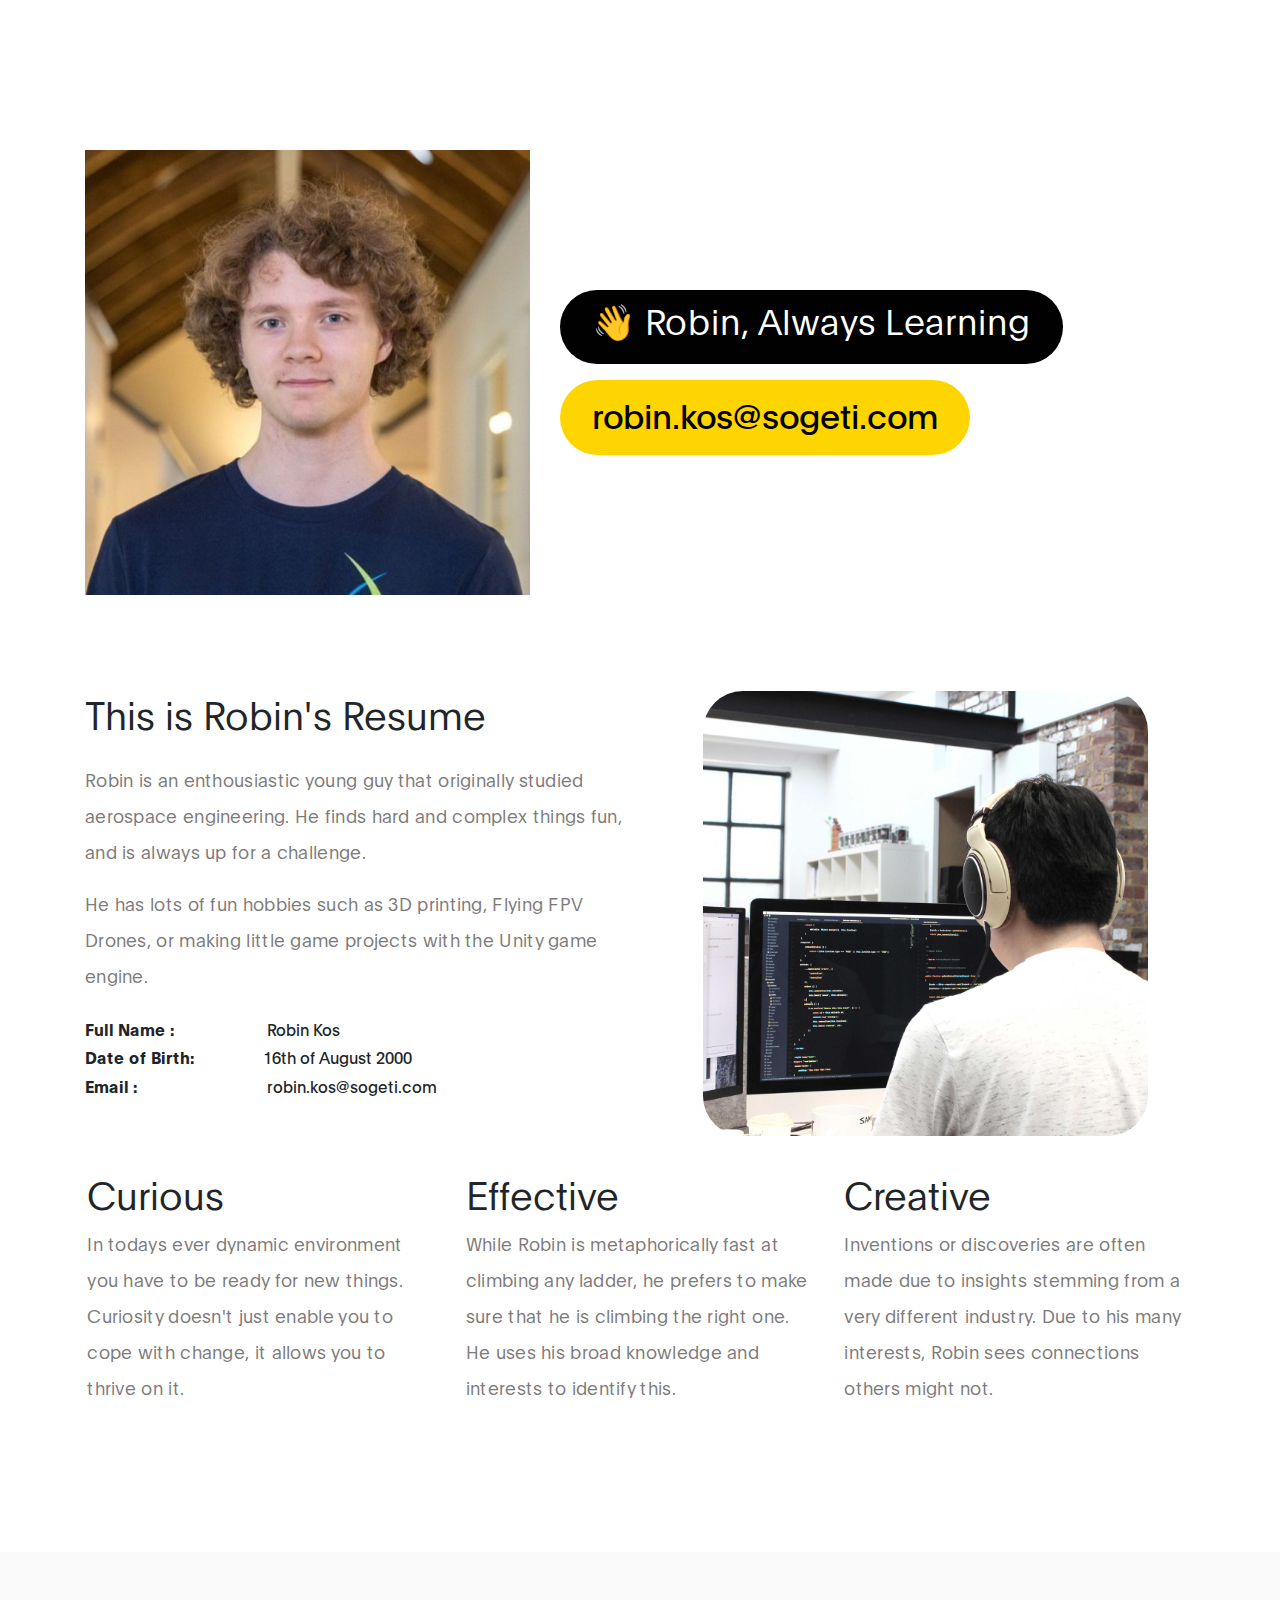
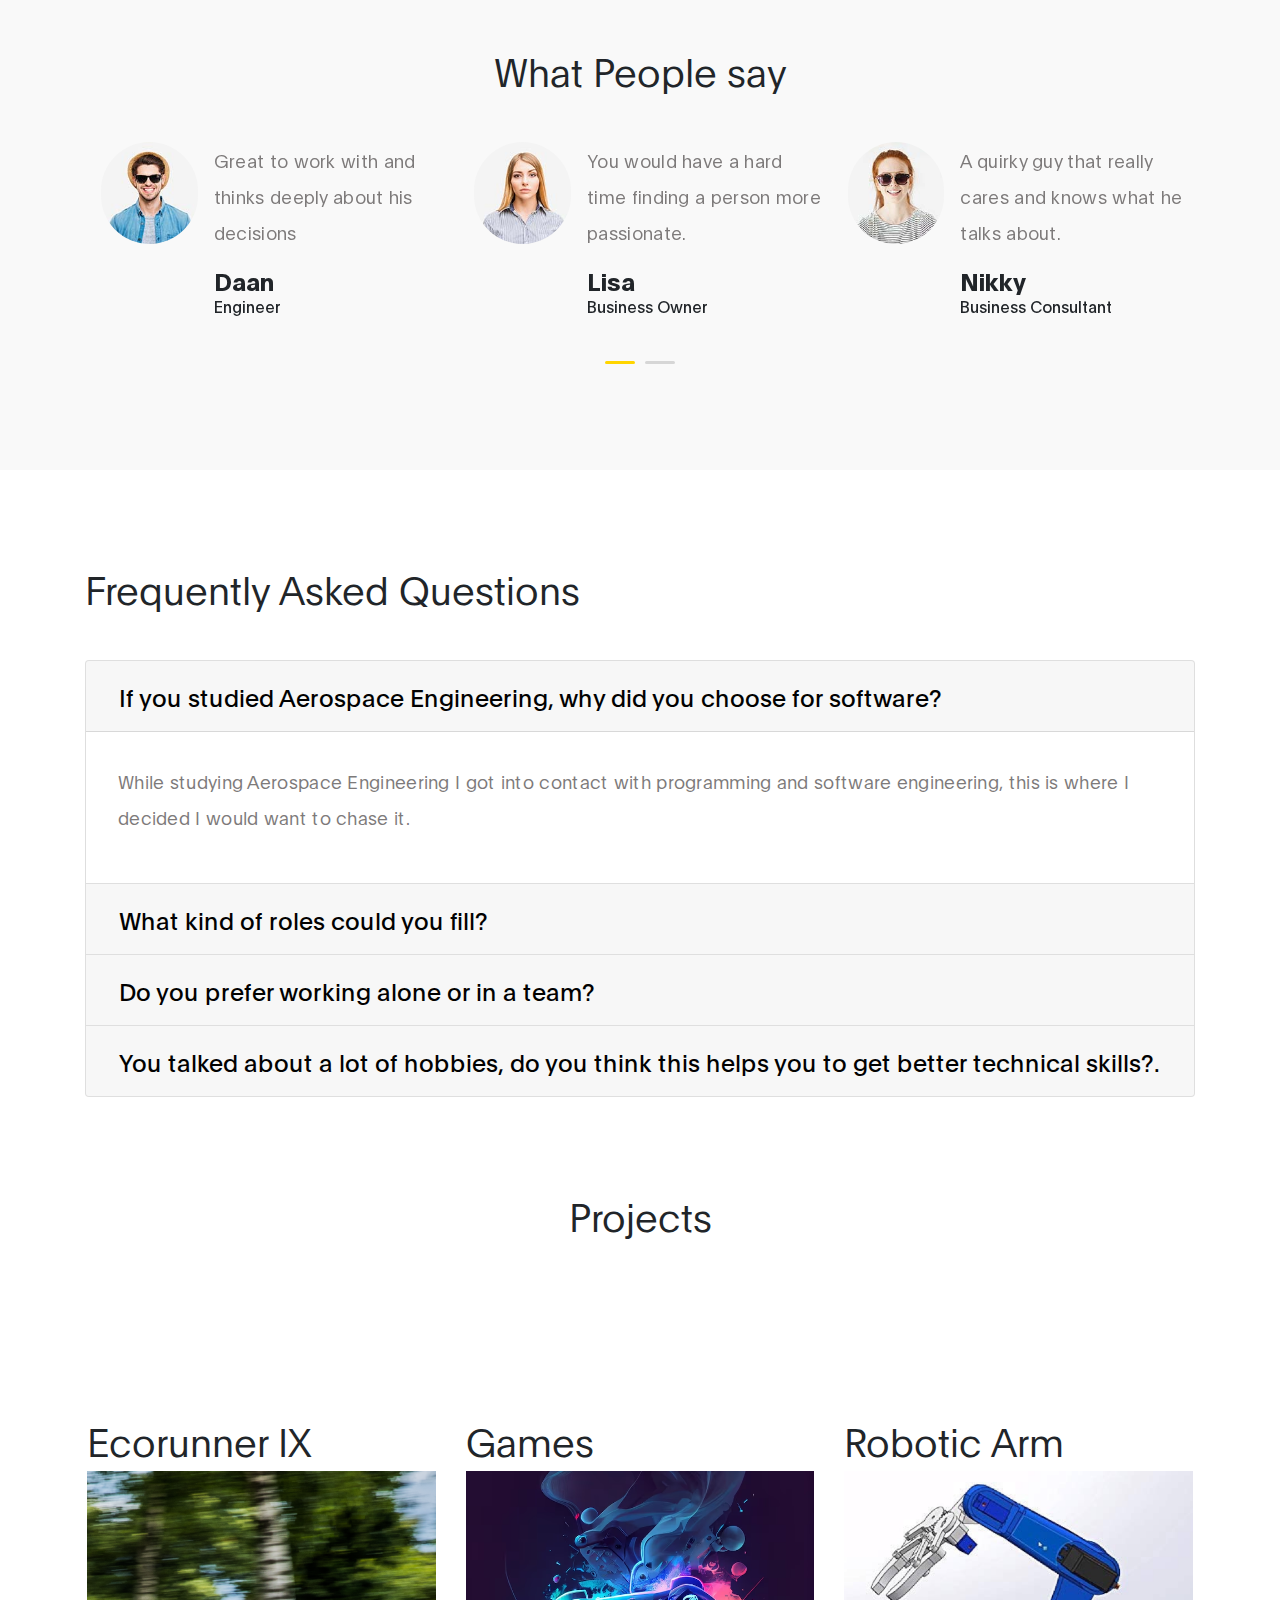
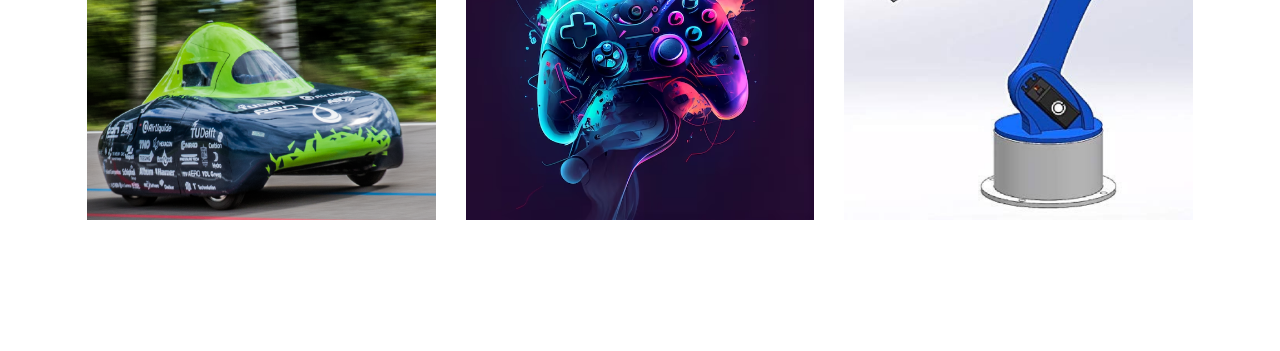
<file: index.html>
<!DOCTYPE html>
<html lang="en">
<head>

     <title>Robin Kos</title>

     <meta charset="UTF-8">
     <meta http-equiv="X-UA-Compatible" content="IE=Edge">
     <meta name="description" content="">
     <meta name="keywords" content="">
     <meta name="author" content="Tooplate">
     <meta name="viewport" content="width=device-width, initial-scale=1, maximum-scale=1">

     <link rel="stylesheet" href="css/bootstrap.min.css">
     <link rel="stylesheet" href="css/all.min.css">
     <link rel="stylesheet" href="css/owl.carousel.min.css">
     <link rel="stylesheet" href="css/owl.theme.default.min.css">

     <!-- MAIN CSS -->
     <link rel="stylesheet" href="css/tooplate-ben-resume-style.css">
<!--
Tooplate 2120 Ben Resume
https://www.tooplate.com/view/2120-ben-resume
-->
</head>

<body data-spy="scroll" data-target="#navbarNav" data-offset="50">

    <!-- MENU BAR -->
    <nav class="navbar navbar-expand-lg">
        <div class="container">

            <a class="navbar-brand" href="#">
                Robin Kos
            </a>

            <button class="navbar-toggler" type="button" data-toggle="collapse" data-target="#navbarNav" aria-controls="navbarNav" aria-expanded="false" aria-label="Toggle navigation">
                <span class="navbar-toggler-icon"></span>
            </button>

            <div class="collapse navbar-collapse" id="navbarNav">
                <ul class="navbar-nav mx-auto">
                    <li class="nav-item">
                        <a href="#intro" class="nav-link smoothScroll">Introduction</a>
                    </li>

                    <li class="nav-item">
                        <a href="#about" class="nav-link smoothScroll">About Me</a>
                    </li>

                    <li class="nav-item">
                        <a href="#testimonials" class="nav-link smoothScroll">Reviews</a>
                    </li>

                    <li class="nav-item">
                        <a href="#projects" class="nav-link smoothScroll">Projects</a>
                    </li>
                </ul>

                <!-- <div class="mt-lg-0 mt-3 mb-4 mb-lg-0">
                    <a href="#" class="custom-btn btn" download>Download CV</a>
                </div> -->
            </div>

        </div>
    </nav>


    <div class="topwhitething"></div>

    <!-- HERO -->
    <section class="hero d-flex flex-column justify-content-center align-items-center" id="intro">

         <div class="container">
            <div class="row">

                  <div class="mx-auto col-lg-5 col-md-5 col-10">
                      <img src="images/Profile Picture.jpg" class="img-fluid" alt="Ben Resume HTML Template">
                  </div>

                   <div class="d-flex flex-column justify-content-center align-items-center col-lg-7 col-md-7 col-12">
                        <div class="hero-text">

                            <h1 class="hero-title">👋 Robin, Always Learning</h1>

                            <a href="#" class="email-link">
                                robin.kos@sogeti.com
                            </a>
                          
                        </div>
                    </div>

            </div>
        </div>
    </section>


    <section class="about section-padding" id="about">
        <div class="container">
            <div class="row">

                <div class="col-lg-6 col-md-6 col-12">
                    <h3 class="mb-4">This is Robin's Resume</h3>

                    <p>Robin is an enthousiastic young guy that originally studied aerospace engineering. He finds hard and complex things fun, and is always up for a challenge.</p>

                    <p>He has lots of fun hobbies such as 3D printing, Flying FPV Drones, or making little game projects with the Unity game engine.</p>

                    <ul class="mt-4 mb-5 mb-lg-0 profile-list list-unstyled">
                        <li><strong>Full Name :</strong> Robin Kos </li>

                        <li><strong>Date of Birth:</strong>16th of August 2000</li>

                        <!-- <li><strong>Website :</strong> company.co</li> -->

                        <li><strong>Email :</strong> robin.kos@sogeti.com </li>
                    </ul>
                </div>

                <div class="col-lg-5 mx-auto col-md-6 col-12">
                    <img src="images/true-agency.jpg" class="about-image img-fluid" alt="Ben's Resume HTML Template">
                </div>

            </div>
            <div class="row about-third">
            	<div class="col-lg-4 col-md-4 col-12">
                <h3>Curious</h3>
                <p>In todays ever dynamic environment you have to be ready for new things. Curiosity doesn't just enable you to cope with change, it allows you to thrive on it.</p>
                </div>
                <div class="col-lg-4 col-md-4 col-12">
                <h3>Effective</h3>
                <p>While Robin is metaphorically fast at climbing any ladder, he prefers to make sure that he is climbing the right one. He uses his broad knowledge and interests to identify this.</p>
                </div>
                <div class="col-lg-4 col-md-4 col-12">
                <h3>Creative</h3>
                <p>Inventions or discoveries are often made due to insights stemming from a very different industry. Due to his many interests, Robin sees connections others might not.</p>
                </div>
            </div>
        </div>
    </section>


    <!-- TESTIMONIAL -->
     <section class="testimonials section-padding" id="testimonials">
          <div class="container">
               <div class="row">

                    <div class="col-12">
                        <h3 class="mb-5 text-center">What People say</h3>

                        <div class="owl-carousel owl-theme" id="testimonials-carousel">
                            <div class="item">
                                <div class="testimonials-thumb d-flex">
                                    <div class="testimonials-image">
                                        <img src="images/testimonials/testimonial-image01.jpg" class="img-fluid" alt="testimonials image">
                                    </div>

                                    <div class="testimonials-info">
                                        <p>Great to work with and thinks deeply about his decisions</p>

                                        <h6 class="mb-0">Daan</h6>
                                        <span>Engineer</span>
                                    </div>
                                </div>
                            </div>

                            <div class="item">
                                <div class="testimonials-thumb d-flex">
                                    <div class="testimonials-image">
                                        <img src="images/testimonials/testimonial-image02.jpg" class="img-fluid" alt="testimonials image">
                                    </div>

                                    <div class="testimonials-info">
                                        <p>You would have a hard time finding a person more passionate.</p>

                                        <h6 class="mb-0">Lisa</h6>
                                        <span>Business Owner</span>
                                    </div>
                                </div>
                            </div>

                            <div class="item">
                                <div class="testimonials-thumb d-flex">
                                    <div class="testimonials-image">
                                        <img src="images/testimonials/testimonial-image03.jpg" class="img-fluid" alt="testimonials image">
                                    </div>

                                    <div class="testimonials-info">
                                        <p>A quirky guy that really cares and knows what he talks about. </p>

                                        <h6 class="mb-0">Nikky</h6>
                                        <span>Business Consultant</span>
                                    </div>
                                </div>
                            </div>

                            <div class="item">
                                <div class="testimonials-thumb d-flex">
                                    <div class="testimonials-image">
                                        <img src="images/testimonials/testimonial-image04.jpg" class="img-fluid" alt="testimonials image">
                                    </div>

                                    <div class="testimonials-info">
                                        <p>He is an incredibly responsible and reliable person.</p>

                                        <h6 class="mb-0">Tim</h6>
                                        <span>Web Developer</span>
                                    </div>
                                </div>
                            </div>
                        </div>

                    </div>

               </div>
          </div>
     </section>


     <!-- FAQ -->
     <section class="faq section-padding">
        
        <div class="container">
            
            <div class="row">

                <div class="col-lg-12 col-12">

                    <h3 class="mb-5">Frequently Asked Questions</h3>

                    <div class="accordion" id="accordionExample">
                      <div class="card">
                        <div class="card-header" id="headingOne">
                          <h2 class="mb-0">
                            <button class="btn btn-link" type="button" data-toggle="collapse" data-target="#collapseOne" aria-expanded="true" aria-controls="collapseOne">
                              If you studied Aerospace Engineering, why did you choose for software?
                            </button>
                          </h2>
                        </div>

                        <div id="collapseOne" class="collapse show" aria-labelledby="headingOne" data-parent="#accordionExample">
                          <div class="card-body">
                            <p>While studying Aerospace Engineering I got into contact with programming and software engineering, this is where I decided I would want to chase it.</p>
                          </div>
                        </div>
                      </div>

                      <div class="card">
                        <div class="card-header" id="headingTwo">
                          <h2 class="mb-0">
                            <button class="btn btn-link collapsed" type="button" data-toggle="collapse" data-target="#collapseTwo" aria-expanded="false" aria-controls="collapseTwo">
                              What kind of roles could you fill?
                            </button>
                          </h2>
                        </div>
                        <div id="collapseTwo" class="collapse" aria-labelledby="headingTwo" data-parent="#accordionExample">
                          <div class="card-body">
                            <p>I can perform tasks in many roles in data. While I have the skills to work as a data engineer, 
                              I also have a good amount of knowledge about data science, and am also practiced at creating dashboards that don't just provide useful insight, 
                              but also look the part.</p>
                          </div>
                        </div>
                      </div>

                      <div class="card">
                        <div class="card-header" id="headingThree">
                          <h2 class="mb-0">
                            <button class="btn btn-link collapsed" type="button" data-toggle="collapse" data-target="#collapseThree" aria-expanded="false" aria-controls="collapseThree">
                              Do you prefer working alone or in a team?
                            </button>
                          </h2>
                        </div>
                        <div id="collapseThree" class="collapse" aria-labelledby="headingThree" data-parent="#accordionExample">
                          <div class="card-body">
                            <p>Yes!</p>
                            <p>The longer answer is that I like a blend of the two, I like being able to strategizing with a team, but also find that some of my best work is done when I can focus on my own in a quiet place.</p>
                          </div>
                        </div>
                      </div>

                    <div class="card">
                        <div class="card-header" id="headingFour">
                          <h2 class="mb-0">
                            <button class="btn btn-link collapsed" type="button" data-toggle="collapse" data-target="#collapseFour" aria-expanded="false" aria-controls="collapseFour">
                              You talked about a lot of hobbies, do you think this helps you to get better technical skills?.
                            </button>
                          </h2>
                        </div>
                        <div id="collapseFour" class="collapse" aria-labelledby="headingFour" data-parent="#accordionExample">
                          <div class="card-body">
                            <p>I really do think so, but it is hard to express skill by talking about it, which is why I included a portfolio of the projects that I do in my free time.</p>
                          </div>
                        </div>
                    </div>


                    <!--<span class="faq-info-text">Please send us a message if you have anything to say. Send an email message to <strong>contact (at) tooplate (dot) com</strong></span>-->

                </div>

           	 </div><!-- col -->
        	</div><!-- row -->
        </div><!-- container -->
    </section>


    <!-- Portfolio -->
    <section class="projects" id="projects">
        
      <h3 class="mb-5 text-center">Projects</h3>

      <section class="about section-padding" id="about">
        <div class="container">
            <div class="row about-third">
            	
              
              <div class="col-lg-4 col-md-4 col-12">
                <h3>Ecorunner IX</h3>
                  <div class="project-image-wrapper">
                    <a href="ecorunner.html">
                      <img src="images/projects/ecorunner.png" alt="The Ecorunner XI" class="project-image">
                    </a>
                  </div>
              </div>
                
              
              <div class="col-lg-4 col-md-4 col-12">
                <h3>Games</h3>
                  <div class="project-image-wrapper">
                    <a href="games.html">
                      <img src="images/projects/game.avif" alt="The Ecorunner XI" class="project-image">
                    </a>
                  </div>
              </div>
                
                
              <div class="col-lg-4 col-md-4 col-12">
                <h3>Robotic Arm</h3>
                  <div class="project-image-wrapper">
                    <a href="robot-arm.html">
                      <img src="images/projects/robot-arm.png" alt="The Ecorunner XI" class="project-image">
                    </a>
                  </div>
              </div>
            </div>
        </div>      
    </section>

<!-- 
     <section class="contact section-padding pt-0" id="contact">
      <div class="container">
        <div class="row">

          <div class="col-lg-6 col-md-6 col-12">
            <form action="#" method="get" class="contact-form webform"  role="form">
                
                <div class="form-group d-flex flex-column-reverse">
                    <input type="text" class="form-control" name="cf-name" id="cf-name" placeholder="Your Name">

                    <label for="cf-name" class="webform-label">Full Name</label>
                </div>

                <div class="form-group d-flex flex-column-reverse">
                    <input type="email" class="form-control" name="cf-email" id="cf-email" placeholder="Your Email">

                    <label for="cf-email" class="webform-label">Your Email</label>
                </div>

                <div class="form-group d-flex flex-column-reverse">
                    <textarea class="form-control" rows="5" name="cf-message" id="cf-message" placeholder="Your Message"></textarea>

                    <label for="cf-message" class="webform-label">Message</label>
                </div>

                <button type="submit" class="form-control" id="submit-button" name="submit">Send</button>
            </form>
          </div>

            <div class="mx-auto col-lg-4 col-md-6 col-12">
                <h3 class="my-4 pt-4 pt-lg-0">Say hello</h3>

                <p class="mb-1">010-020-0340</p>

                <p>
                    <a href="#">
                        hello@company.co
                    <i class="fas fa-arrow-right custom-icon"></i>
                    </a>
                </p>

                <ul class="social-links mt-2">
                    <li><a href="https://fb.com/tooplate" rel="noopener" class="fab fa-facebook"></a></li>
                    <li><a href="#" rel="noopener" class="fab fa-twitter"></a></li>
                    <li><a href="#" rel="noopener" class="fab fa-instagram"></a></li>
                    <li><a href="#" rel="noopener" class="fab fa-linkedin"></a></li>
                    <li><a href="#" rel="noopener" class="fab fa-youtube"></a></li>
                </ul>
                
              <p class="copyright-text mt-5 pt-3">Copyright &copy; 2020 Ben Resume Page</p>
                
                <p>Design: <a href="https://www.tooplate.com" title="free HTML templates" target="_blank">Tooplate</a></p>
            </div>

        </div>
      </div>
    </section> -->


     <!-- SCRIPTS -->
     <script src="js/jquery.min.js"></script>
     <script src="js/bootstrap.min.js"></script>
     <script src="js/smoothscroll.js"></script>
     <script src="js/owl.carousel.min.js"></script>
     <script src="js/custom.js"></script>

</body>
</html>
</file>
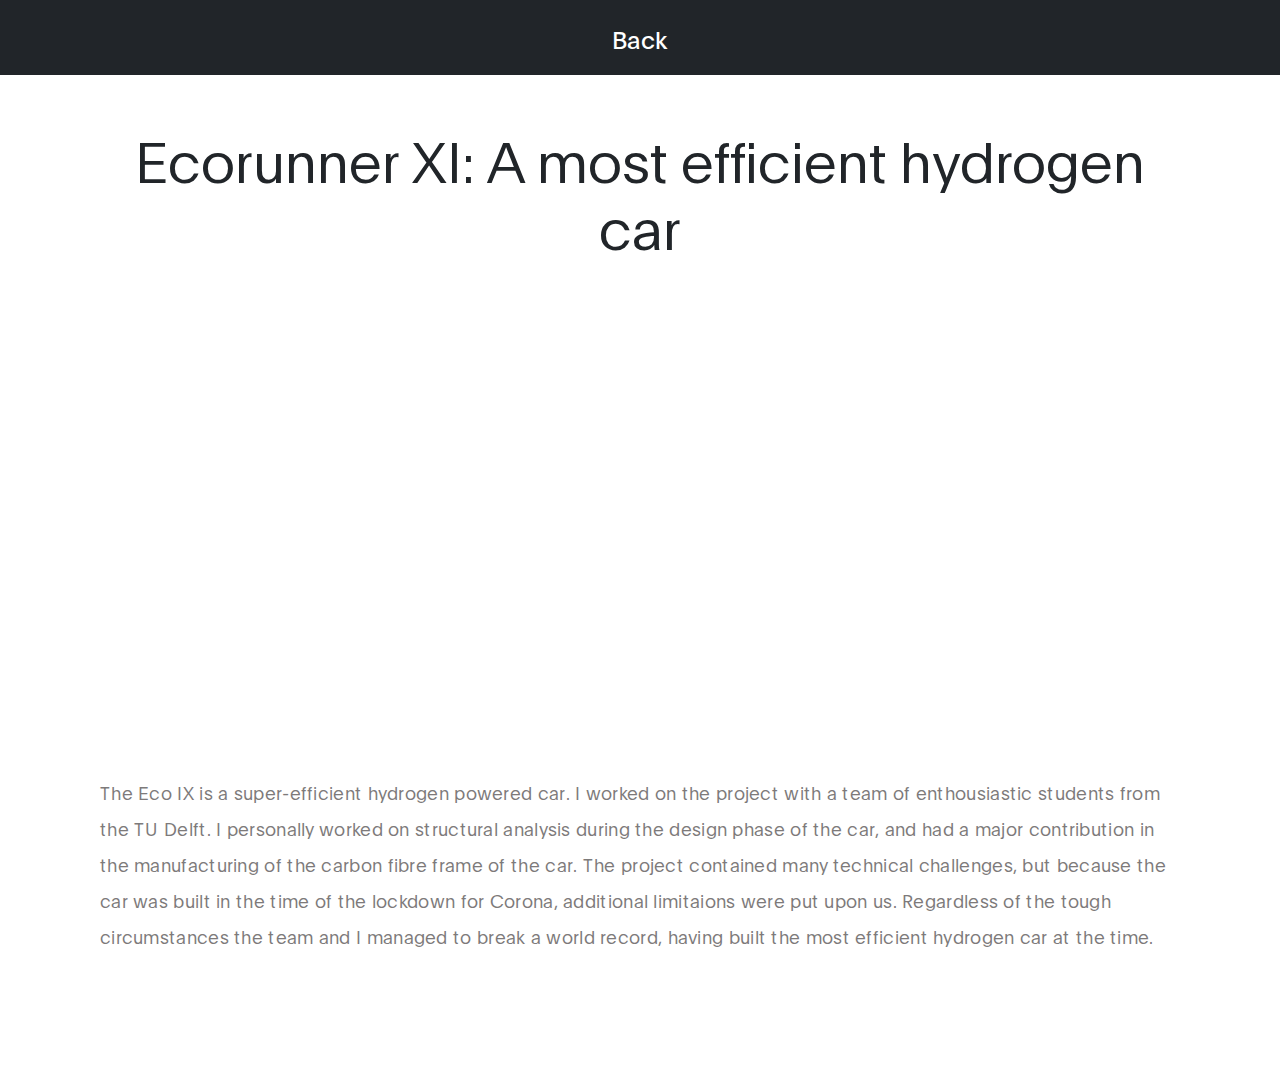
<file: ecorunner.html>
<!DOCTYPE html>
<html lang="en">
<head>

     <title>Robin Kos Ecorunner</title>

     <meta charset="UTF-8">
     <meta http-equiv="X-UA-Compatible" content="IE=Edge">
     <meta name="description" content="">
     <meta name="keywords" content="">
     <meta name="author" content="Tooplate">
     <meta name="viewport" content="width=device-width, initial-scale=1, maximum-scale=1">

     <link rel="stylesheet" href="css/bootstrap.min.css">
     <link rel="stylesheet" href="css/all.min.css">
     <link rel="stylesheet" href="css/owl.carousel.min.css">
     <link rel="stylesheet" href="css/owl.theme.default.min.css">

     <!-- MAIN CSS -->
     <link rel="stylesheet" href="css/tooplate-ben-resume-style.css">
<!--
Tooplate 2120 Ben Resume
https://www.tooplate.com/view/2120-ben-resume
-->
</head>

<body>

    <!--Big button to get you back to the main page-->
    <div class="back-button">
        <a href="index.html">
            <text class="back-text">Back</text>
        </a>
    </div>

    <div class="container">
        <div class="row">
             <div class="col-12">
                <div class="extra-spacing">
                    <h1 class="mb-5 text-center">Ecorunner XI: A most efficient hydrogen car</h1>
                </div>
                 
             </div>
        </div>
        
        <!--Video that showcases the project-->
    </div>

    <div class="video-container">
        <iframe width="100%" height="100%" src="https://www.youtube.com/embed/8-dIfSw8YfE?si=dgk8pSn8-rDgajGV" title="YouTube video player" frameborder="0" 
        allow="accelerometer; autoplay; clipboard-write; encrypted-media; gyroscope; picture-in-picture; web-share" referrerpolicy="strict-origin-when-cross-origin" allowfullscreen></iframe>    
    </div>

    <!--Piece of text that explains some stuff about the project-->
    <div class="text-block-portfolio-page">
        <p>The Eco IX is a super-efficient hydrogen powered car. I worked on the project with a team of enthousiastic students from the TU Delft. 
            I personally worked on structural analysis during the design phase of the car, and had a major contribution in the manufacturing of the carbon fibre frame of the car. 
            The project contained many technical challenges, but because the car was built in the time of the lockdown for Corona, additional limitaions were put upon us. 
            Regardless of the tough circumstances the team and I managed to break a world record, having built the most efficient hydrogen car at the time.</p>
    </div>

</body>

</html>
</file>
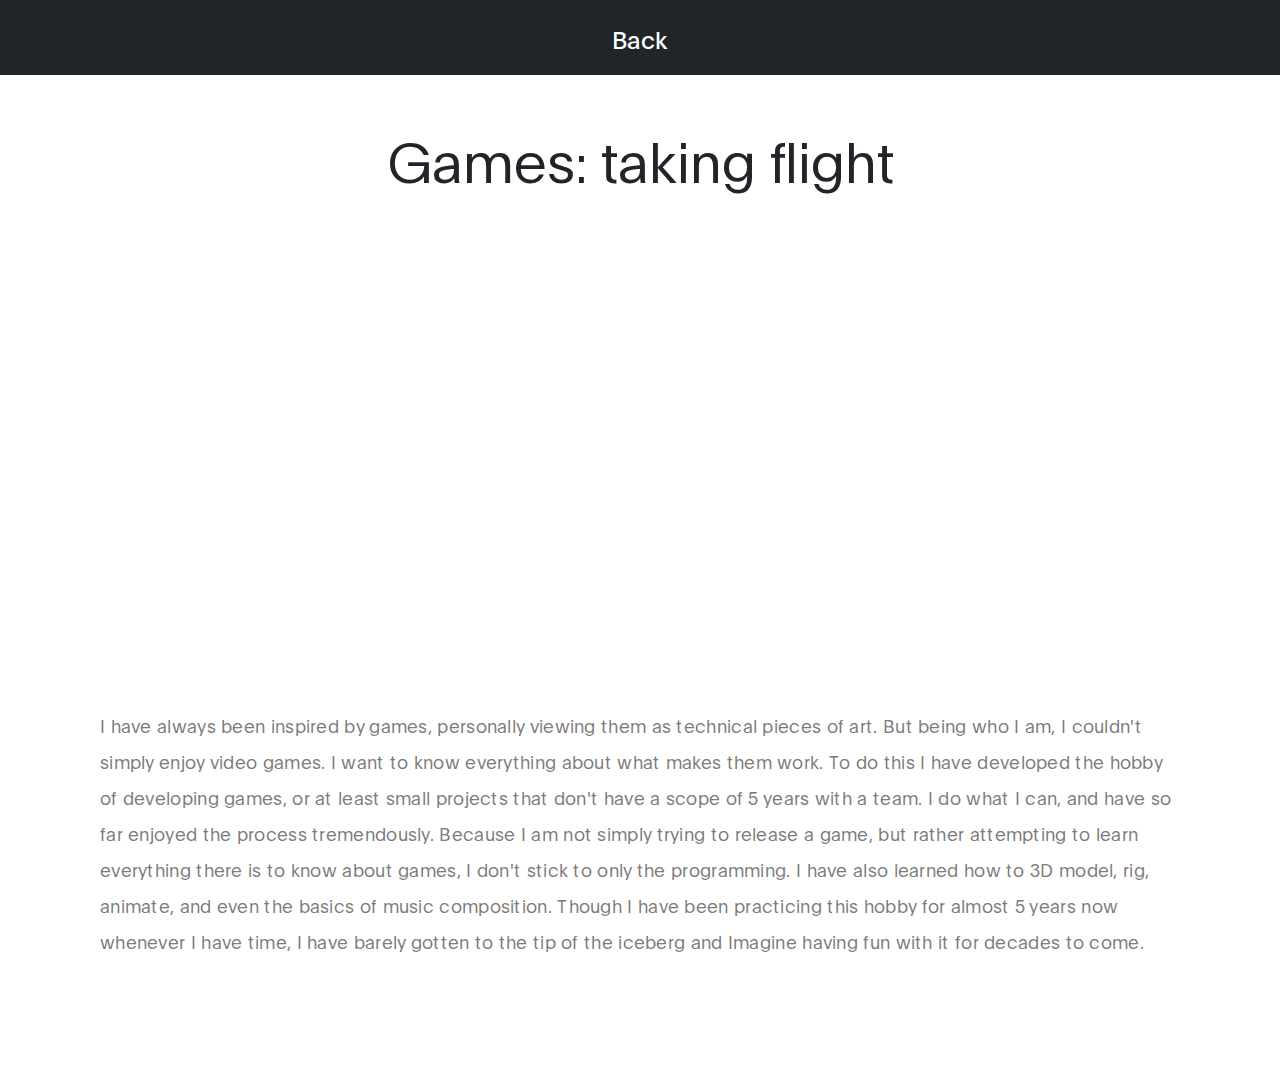
<file: games.html>
<!DOCTYPE html>
<html lang="en">
<head>

     <title>Robin Kos Games</title>

     <meta charset="UTF-8">
     <meta http-equiv="X-UA-Compatible" content="IE=Edge">
     <meta name="description" content="">
     <meta name="keywords" content="">
     <meta name="author" content="Tooplate">
     <meta name="viewport" content="width=device-width, initial-scale=1, maximum-scale=1">

     <link rel="stylesheet" href="css/bootstrap.min.css">
     <link rel="stylesheet" href="css/all.min.css">
     <link rel="stylesheet" href="css/owl.carousel.min.css">
     <link rel="stylesheet" href="css/owl.theme.default.min.css">

     <!-- MAIN CSS -->
     <link rel="stylesheet" href="css/tooplate-ben-resume-style.css">
<!--
Tooplate 2120 Ben Resume
https://www.tooplate.com/view/2120-ben-resume
-->
</head>

<body>

    <!--Big button to get you back to the main page-->
    <div class="back-button">
        <a href="index.html">
            <text class="back-text">Back</text>
        </a>
    </div>

    <div class="container">
        <div class="row">
             <div class="col-12">
                <div class="extra-spacing">
                    <h1 class="mb-5 text-center">Games: taking flight</h1>
                </div>
                 
             </div>
        </div>
        
        <!--Video that showcases the project-->
    </div>

    <div class="video-container">
        <iframe width="100%" height="100%" src="https://www.youtube.com/embed/2ktjXlf5y8A?si=053QBqfXjLXL2LPH" title="YouTube video player" frameborder="0" allow="accelerometer; autoplay; clipboard-write; encrypted-media; gyroscope; picture-in-picture; web-share" referrerpolicy="strict-origin-when-cross-origin" allowfullscreen></iframe>    
    </div>

    <!--Piece of text that explains some stuff about the project-->
    <div class="text-block-portfolio-page">
        <p>I have always been inspired by games, personally viewing them as technical pieces of art. But being who I am, I couldn't simply enjoy video games. I want to know everything about what makes them work. 
            To do this I have developed the hobby of developing games, or at least small projects that don't have a scope of 5 years with a team. I do what I can, and have so far enjoyed the process tremendously. 
            Because I am not simply trying to release a game, but rather attempting to learn everything there is to know about games, I don't stick to only the programming. 
            I have also learned how to 3D model, rig, animate, and even the basics of music composition. 
            Though I have been practicing this hobby for almost 5 years now whenever I have time, I have barely gotten to the tip of the iceberg and Imagine having fun with it for decades to come.</p>
    </div>

</body>

</html>
</file>
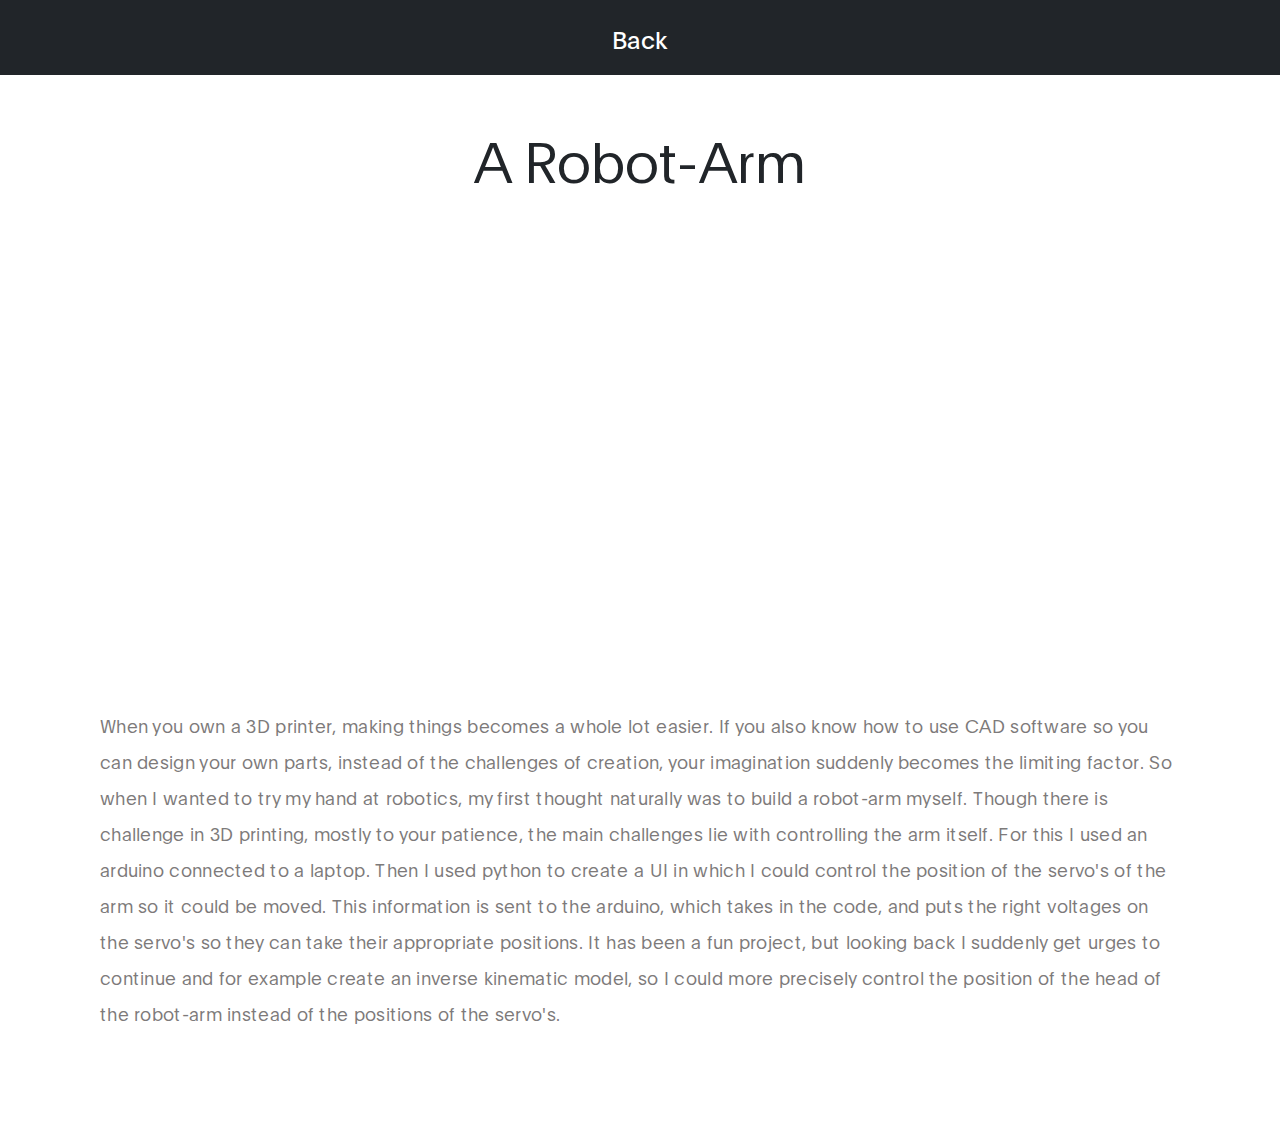
<file: robot-arm.html>
<!DOCTYPE html>
<html lang="en">
<head>

     <title>Robin Kos robot-arm</title>

     <meta charset="UTF-8">
     <meta http-equiv="X-UA-Compatible" content="IE=Edge">
     <meta name="description" content="">
     <meta name="keywords" content="">
     <meta name="author" content="Tooplate">
     <meta name="viewport" content="width=device-width, initial-scale=1, maximum-scale=1">

     <link rel="stylesheet" href="css/bootstrap.min.css">
     <link rel="stylesheet" href="css/all.min.css">
     <link rel="stylesheet" href="css/owl.carousel.min.css">
     <link rel="stylesheet" href="css/owl.theme.default.min.css">

     <!-- MAIN CSS -->
     <link rel="stylesheet" href="css/tooplate-ben-resume-style.css">
<!--
Tooplate 2120 Ben Resume
https://www.tooplate.com/view/2120-ben-resume
-->
</head>

<body>

    <!--Big button to get you back to the main page-->
    <div class="back-button">
        <a href="index.html">
            <text class="back-text">Back</text>
        </a>
    </div>

    <div class="container">
        <div class="row">
             <div class="col-12">
                <div class="extra-spacing">
                    <h1 class="mb-5 text-center">A Robot-Arm</h1>
                </div>
                 
             </div>
        </div>
        
        <!--Video that showcases the project-->
    </div>

    <div class="video-container">
        <iframe width="100%" height="100%" src="https://www.youtube.com/embed/Bvd26XiGF6g?si=FS4D_mO-DH70HwIc" title="YouTube video player" frameborder="0" 
        allow="accelerometer; autoplay; clipboard-write; encrypted-media; gyroscope; picture-in-picture; web-share" referrerpolicy="strict-origin-when-cross-origin" allowfullscreen></iframe>
    </div>

    <!--Piece of text that explains some stuff about the project-->
    <div class="text-block-portfolio-page">
        <p>When you own a 3D printer, making things becomes a whole lot easier. If you also know how to use CAD software so you can design your own parts, instead of the challenges of creation, your imagination suddenly becomes the limiting factor.
            So when I wanted to try my hand at robotics, my first thought naturally was to build a robot-arm myself. Though there is challenge in 3D printing, mostly to your patience, the main challenges lie with controlling the arm itself.
            For this I used an arduino connected to a laptop. Then I used python to create a UI in which I could control the position of the servo's of the arm so it could be moved. This information is sent to the arduino, which takes in the code, 
            and puts the right voltages on the servo's so they can take their appropriate positions. 
            It has been a fun project, but looking back I suddenly get urges to continue and for example create an inverse kinematic model, so I could more precisely control the position of the head of the robot-arm instead of the positions of the servo's.
        </p>
    </div>

</body>

</html>
</file>
<file: css/tooplate-ben-resume-style.css>
/*

Tooplate 2120 Ben Resume

https://www.tooplate.com/view/2120-ben-resume

*/

  @font-face {
      font-family: 'Plain';
      src: url('../localfonts/Plain-Regular.woff2') format('woff2'),
          url('../localfonts/Plain-Regular.woff') format('woff');
      font-weight: normal;
      font-style: normal;
  }

  @font-face {
      font-family: 'Plain';
      src: url('../localfonts/Plain-Light.woff2') format('woff2'),
          url('../localfonts/Plain-Light.woff') format('woff');
      font-weight: 300;
      font-style: normal;
  }

  @font-face {
      font-family: 'Plain';
      src: url('../localfonts/Plain-Bold.woff2') format('woff2'),
          url('../localfonts/Plain-Bold.woff') format('woff');
      font-weight: bold;
      font-style: normal;
  }

  :root {
    --primary-color:        #ffd500;
    --white-color:          #ffffff;
    --dark-color:           #010101;
    --menu-bg-color:        #212529;

    --gray-color:           #909090;
    --p-color:              #7d7a7a;

    --base-font-family:     "Plain", -apple-system,BlinkMacSystemFont,"Segoe UI",Roboto,"Helvetica Neue",Arial,"Noto Sans",sans-serif,"Apple Color Emoji","Segoe UI Emoji","Segoe UI Symbol","Noto Color Emoji";
    --font-weight-bold:     600;
    --font-weight-normal:   400;
    --font-weight-light:    300;

    --h1-font-size:         56px;
    --h2-font-size:         48px;
    --h3-font-size:         38px;
    --h4-font-size:         34px;
    --h5-font-size:         30px;
    --h6-font-size:         24px;
    --p-font-size:          18px;
    --base-font-size:       16px;
    --button-font-size:     20px;

    --border-radius-large:  100%;
    --border-radius-medium: 80px;
    --border-radius-small:  40px;
  }


  body {
    font-family: var(--base-font-family);
  }


  /*---------------------------------------
     TYPOGRAPHY              
  -----------------------------------------*/

  h1 {
    font-size: var(--h1-font-size);
  }

  h1,
  h3 {
    font-weight: var(--font-weight-light);
  }

  h2 {
    font-size: var(--h2-font-size);
  }

  h3 {
    font-size: var(--h3-font-size);
  }

  h4 {
    font-size: var(--h4-font-size);
  }

  h5 {
    font-size: var(--h5-font-size);
  }

  h6 {
    font-weight: var(--font-weight-bold);
    font-size: var(--h6-font-size);
  }

  p {
    color: var(--p-color);
    font-size: var(--p-font-size);
    font-weight: var(--font-weight-light);
    letter-spacing: 0.3px;
    line-height: 2em;
  }

  .section-padding {
    padding: 6rem 0;
  }

  .custom-icon {
    font-size: 12px;
    position: relative;
    bottom: 3px;
    left: 5px;
    transform: rotate(-25deg);
  }


  /* CUSTOM BUTTON */
  .custom-btn {
    background: var(--dark-color);
    border: none;
    border-radius: var(--border-radius-medium);
    color: var(--white-color);
    letter-spacing: 0.2px;
    padding: 6px 36px 10px 36px;
    font-size: var(--button-font-size);
    white-space: nowrap;
  }

  .custom-btn:hover,
  .custom-btn:focus {
    color: var(--dark-color);
    background: var(--primary-color);
  }


  /*---------------------------------------
     GENERAL               
  -----------------------------------------*/

  * {
    -webkit-box-sizing: border-box;
    -moz-box-sizing: border-box;
    box-sizing: border-box;
  }

  *::before,
  *::after {
    -webkit-box-sizing: border-box;
    -moz-box-sizing: border-box;
    box-sizing: border-box;
  }

  a {
    color: var(--dark-color);
    text-decoration: none;
    transition: all 0.4s linear;
  }

  a:hover  {
    color: var(--dark-color);
    text-decoration: none;
  }


  /*---------------------------------------
     MENU                
  -----------------------------------------*/

  .navbar {
    background: transparent;
    padding: 0.3rem 1rem;
    transition: all 300ms ease-in-out;
    position: absolute;
    z-index: 99;
    top: 0;
    right: 0;
    left: 0;
    opacity: 0;
  }

  .navbar.scroll {
    background: var(--menu-bg-color);
    padding: 0.5rem 1rem;
    position: fixed;
    opacity: 1;
  }

  .navbar-brand {
    color: var(--white-color);
    font-weight: var(--font-weight-light);
    font-size: var(--h4-font-size);
  }

  .navbar .custom-btn {
    background: var(--primary-color);
    color: var(--dark-color);
  }

  .contact-form #submit-button:hover,
  .navbar .custom-btn:hover {
    background: var(--dark-color);
    color: var(--white-color);
  }

  .navbar-expand-lg .navbar-nav .nav-link {
    margin: 0 1.5rem;
    padding: 0;
  }

  .nav-item .nav-link.active, 
  .nav-item .nav-link:hover {
    color: var(--gray-color);
  }

  .nav-item .nav-link.active, 
  .nav-item .nav-link:hover {
    border-bottom-color: var(--primary-color);
  }

  .nav-link {
    color: var(--gray-color);
    font-weight: var(--font-weight-light);
    font-size: var(--base-font-size);
    border-bottom: 1px solid transparent;
  }

  .navbar-toggler {
    border: 0;
    padding: 0;
    cursor: pointer;
    margin: 0 10px 0 0;
    width: 30px;
    height: 35px;
    outline: none;
  }

  .navbar-toggler:focus {
    outline: none;
  }

  .navbar-toggler[aria-expanded="true"] .navbar-toggler-icon {
    background: transparent;
  }

  .navbar-toggler[aria-expanded="true"] .navbar-toggler-icon::before,
  .navbar-toggler[aria-expanded="true"] .navbar-toggler-icon::after {
    transition: top 300ms 50ms ease, -webkit-transform 300ms 350ms ease;
    transition: top 300ms 50ms ease, transform 300ms 350ms ease;
    transition: top 300ms 50ms ease, transform 300ms 350ms ease, -webkit-transform 300ms 350ms ease;
    top: 0;
  }

  .navbar-toggler[aria-expanded="true"] .navbar-toggler-icon::before {
    transform: rotate(45deg);
  }

  .navbar-toggler[aria-expanded="true"] .navbar-toggler-icon::after {
    transform: rotate(-45deg);
  }


  .navbar-toggler .navbar-toggler-icon {
    background: var(--white-color);
    transition: background 10ms 300ms ease;
    display: block;
    width: 30px;
    height: 2px;
    position: relative;
  }

  .navbar-toggler .navbar-toggler-icon::before,
  .navbar-toggler .navbar-toggler-icon::after {
    transition: top 300ms 350ms ease, -webkit-transform 300ms 50ms ease;
    transition: top 300ms 350ms ease, transform 300ms 50ms ease;
    transition: top 300ms 350ms ease, transform 300ms 50ms ease, -webkit-transform 300ms 50ms ease;
    position: absolute;
    right: 0;
    left: 0;
    background: var(--white-color);
    width: 30px;
    height: 2px;
    content: '';
  }

  .navbar-toggler .navbar-toggler-icon::before {
    top: -8px;
  }

  .navbar-toggler .navbar-toggler-icon::after {
    top: 8px;
  }



  /*---------------------------------------
     HERO                
  -----------------------------------------*/

  .hero-title,
  .email-link {
    background: var(--dark-color);
    border-radius: var(--border-radius-medium);
    color: var(--white-color);
    display: inline-block;
    margin: 0.5rem 0;
    padding: 0.5rem 2rem 1.5rem 2rem;
	font-size: 2.2em;
  }

  .email-link {
    background: var(--primary-color);
    color: var(--dark-color);
    font-size: var(--h4-font-size);
    padding: 0.5rem 2rem 1rem 2rem;
  }

  .email-link:hover {
    background: var(--dark-color);
    color: var(--white-color);
  }


  /*---------------------------------------
     ABOUT                
  -----------------------------------------*/
  
  .about-third {
	  margin: 2.2em -0.8em;
  }

  .about-image {
    border-radius: var(--border-radius-small);
  }

  .profile-list li {
    margin: 0.3rem 0;
  }

  .profile-list strong {
    display: inline-block;
    width: 30%;
    margin-right: 1rem;
  }


  /*---------------------------------------
     FAQ                 
  -----------------------------------------*/

  .faq .card-header {
    padding: 0;
  }

  .faq .btn-link {
    color: var(--dark-color);
    font-size: var(--h6-font-size);
    text-align: left;
    display: block;
    width: 100%;
    padding: 1rem 2rem;
  }

  .faq .btn-link:focus, 
  .faq .btn-link:hover {
    color: var(--dark-color);
    text-decoration: none;
  }

  .faq .card-body {
    padding: 2rem;
  }

  .faq-info-text {
    font-size: var(--base-font-size);
    display: block;
    margin: 1.5rem 2rem 0 2rem;
  }


  /*---------------------------------------
     TESTIMONIALS               
  -----------------------------------------*/

  .testimonials {
    background: #f9f9f9;
  }

  .testimonials-image {
    margin: 0 1rem 1rem 1rem;
  }

  .testimonials-image img {
    border-radius: var(--border-radius-medium);
  }

  .testimonials-info {
    width: 100%;
  }

  .testimonials .owl-theme .owl-nav.disabled+.owl-dots {
    margin-top: 2rem;
  }

  .testimonials .owl-theme .owl-dots .owl-dot {
    outline: none;
  }

  .testimonials .owl-theme .owl-dots .owl-dot span {
    width: 30px;
    height: 3px;
    margin: 5px;
  }

  .testimonials .owl-theme .owl-dots .owl-dot.active span, 
  .testimonials .owl-theme .owl-dots .owl-dot:hover span {
    background: var(--primary-color);
  }


  /*---------------------------------------
     CONTACT               
  -----------------------------------------*/
  
  .contact-form .form-control {
    background: transparent;
    border: none;
    border-bottom: 1px solid rgba(142, 140, 140, 0.35);
    box-shadow: none;
    border-radius: 0;
    -webkit-appearance: none;
    outline: none;
    color: var(--dark-color);
    font-weight: var(--font-weight-light);
    padding-left: 0;
    cursor: text;
  }

  .contact-form input {
    height: calc(2.25rem + 10px);
  }

  .contact-form .form-group {
    margin: 0 0 1rem;
    position: relative;
  }

  .contact-form .form-control,
  .webform-label {
    transition: all 0.4s;
    touch-action: manipulation;
  }

  .webform-label {
    cursor: text;
    font-size: 12px;
    font-weight: var(--font-weight-light);
    margin-bottom: 5px;
  }

  .contact-form .form-control:placeholder-shown + .webform-label {
    cursor: text;
    max-width: 66.66%;
    white-space: nowrap;
    overflow: hidden;
    text-overflow: ellipsis;
    transform-origin: left bottom;
    transform: translate(0, 2.125rem) scale(1.5);
  }

  .contact-form ::-webkit-input-placeholder {
    opacity: 0;
    transition: inherit;
    color: var(--dark-color);
  }

  .contact-form ::-moz-placeholder {
    opacity: 0;
    transition: inherit;
    color: var(--dark-color);
  }

  .contact-form .form-control:focus::-webkit-input-placeholder {
    opacity: 1;
  }

  .contact-form .form-control:focus::-moz-placeholder {
    opacity: 1;
  }

  .contact-form .form-control:not(:placeholder-shown) + .webform-label,
  .contact-form .form-control:focus + .webform-label {
    transform: translate(0, 0) scale(1);
    cursor: pointer;
    color: var(--gray-color);
  }

  .contact-form #submit-button {
    background: var(--primary-color);
    border: none;
    border-radius: var(--border-radius-medium);
    color: var(--dark-color);
    cursor: pointer;
    font-size: var(--p-font-size);
    line-height: 0;
    margin-top: 2.5rem;
    padding: 1.5rem 1.8rem 1.8rem 1.8rem;
    white-space: nowrap;
    max-width: 190px;
  }

  .copyright-text {
    font-size: var(--base-font-size);
  }


  /*---------------------------------------
     SOCIAL LINKS              
  -----------------------------------------*/

  .social-links {
    margin: 40px 0;
    padding: 0;
  }

  .social-links li {
    display: inline-block;
    list-style: none;
  }

  .social-links a {
    display: inline-block;
    color: var(--p-color);
    font-size: var(--h6-font-size);
    margin: 5px 20px 5px 0;
  }

  .social-links a:hover {
    color: var(--dark-color);
  }


  /*---------------------------------------
     RESPONSIVE STYLES              
  -----------------------------------------*/

  @media screen and (max-width: 1200px) {
    h1 {
        font-size: 42px;
    }

    h2 {
        font-size: 36px;
    }

    h3 {
        font-size: 32px;
    }

    h4 {
        font-size: 28px;
    }

    .email-link {
      font-size: 28px;
    }
  }

  @media screen and (max-width: 992px) {

    .hero-title {
      font-size: 1.8em;
      padding-bottom: 1rem;
    }

    .email-link {
      font-size: 22px;
      padding: 0.5rem 2rem 0.7rem 2rem;
    }
  }

  @media screen and (max-width: 991px) {
    .navbar-nav {
      margin: 1rem 0;
    }

    .navbar-expand-lg .navbar-nav .nav-link {
      display: inline-block;
      margin: 5px 0.5rem;
    }
  }

  @media screen and (max-width: 768px) {

    .hero-text {
      position: relative;
      top: 1.5rem;
    }
  }

  @media screen and (max-width: 480px) {

    .hero-title {
      font-size: 26px;
    }

    .email-link {
      font-size: 20px;
      padding: 0.3rem 2rem 0.6rem 2rem;
    }
  }

  /*---------------------------------------
     STUFF I ADDED            
  -----------------------------------------*/

  .topwhitething{
    background-color: white;
    height: 150px;
  }


  .project-image-wrapper{
    background-color: #212529;
  }
  
  .project-image{
    height: 100%;
    width: 100%;
  }

  .project-image:hover{
    transition: 0.3s ease-in;
    opacity: 0.3;
  }

  .back-button{
    background-color: #212529;
    height: 75px;
    text-align: center;
    padding: 20px;
  }

  .back-button .back-text{
    color: white;
    font-size: 24px;
  }

  .video-container {
    width: 100%;
    height: 100%;
  }
  
  .video-container iframe {
    aspect-ratio: 16/9;

    /* Make video to at least 50% wide and tall */
    min-width: 50%; 
    min-height: 100%; 
  
    /* Setting width & height to auto prevents the browser from stretching or squishing the video */
    width: 50%;
    height: 100%;
  
    /* Center the video */
    position: relative;
    top: 50%;
    left: 50%;
    transform: translate(-50%,0%);
  }

  .extra-spacing{
    margin: 50px;
  }

  .text-block-portfolio-page{
    padding: 100px;
  }
</file>
